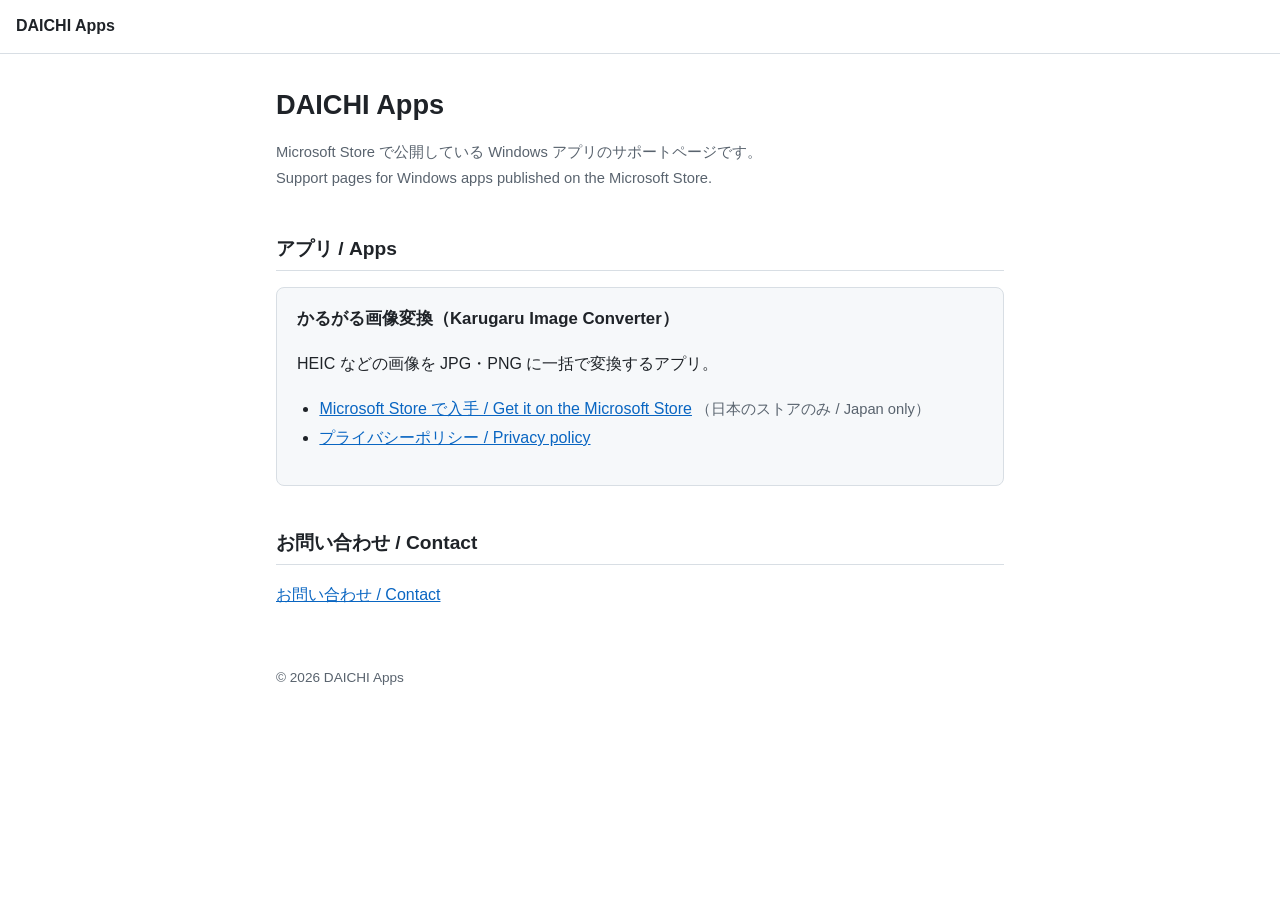
<file: index.html>
<!DOCTYPE html>
<html lang="ja">
<head>
  <meta charset="utf-8">
  <meta name="viewport" content="width=device-width, initial-scale=1">
  <title>DAICHI Apps</title>
  <link rel="stylesheet" href="assets/style.css">
</head>
<body>
  <header class="site"><a href="./">DAICHI Apps</a></header>
  <main>
    <h1>DAICHI Apps</h1>
    <p class="muted">Microsoft Store で公開している Windows アプリのサポートページです。<br>
      Support pages for Windows apps published on the Microsoft Store.</p>

    <h2>アプリ / Apps</h2>
    <div class="card">
      <h3>かるがる画像変換（Karugaru Image Converter）</h3>
      <p>HEIC などの画像を JPG・PNG に一括で変換するアプリ。</p>
      <ul>
        <li><a href="https://apps.microsoft.com/detail/9n636rh3wps3">Microsoft Store で入手 / Get it on the Microsoft Store</a>
          <span class="muted">（日本のストアのみ / Japan only）</span></li>
        <li><a href="privacy/image-converter/">プライバシーポリシー / Privacy policy</a></li>
      </ul>
    </div>

    <h2>お問い合わせ / Contact</h2>
    <p><a href="contact/">お問い合わせ / Contact</a></p>

    <footer>© 2026 DAICHI Apps</footer>
  </main>
</body>
</html>
</file>
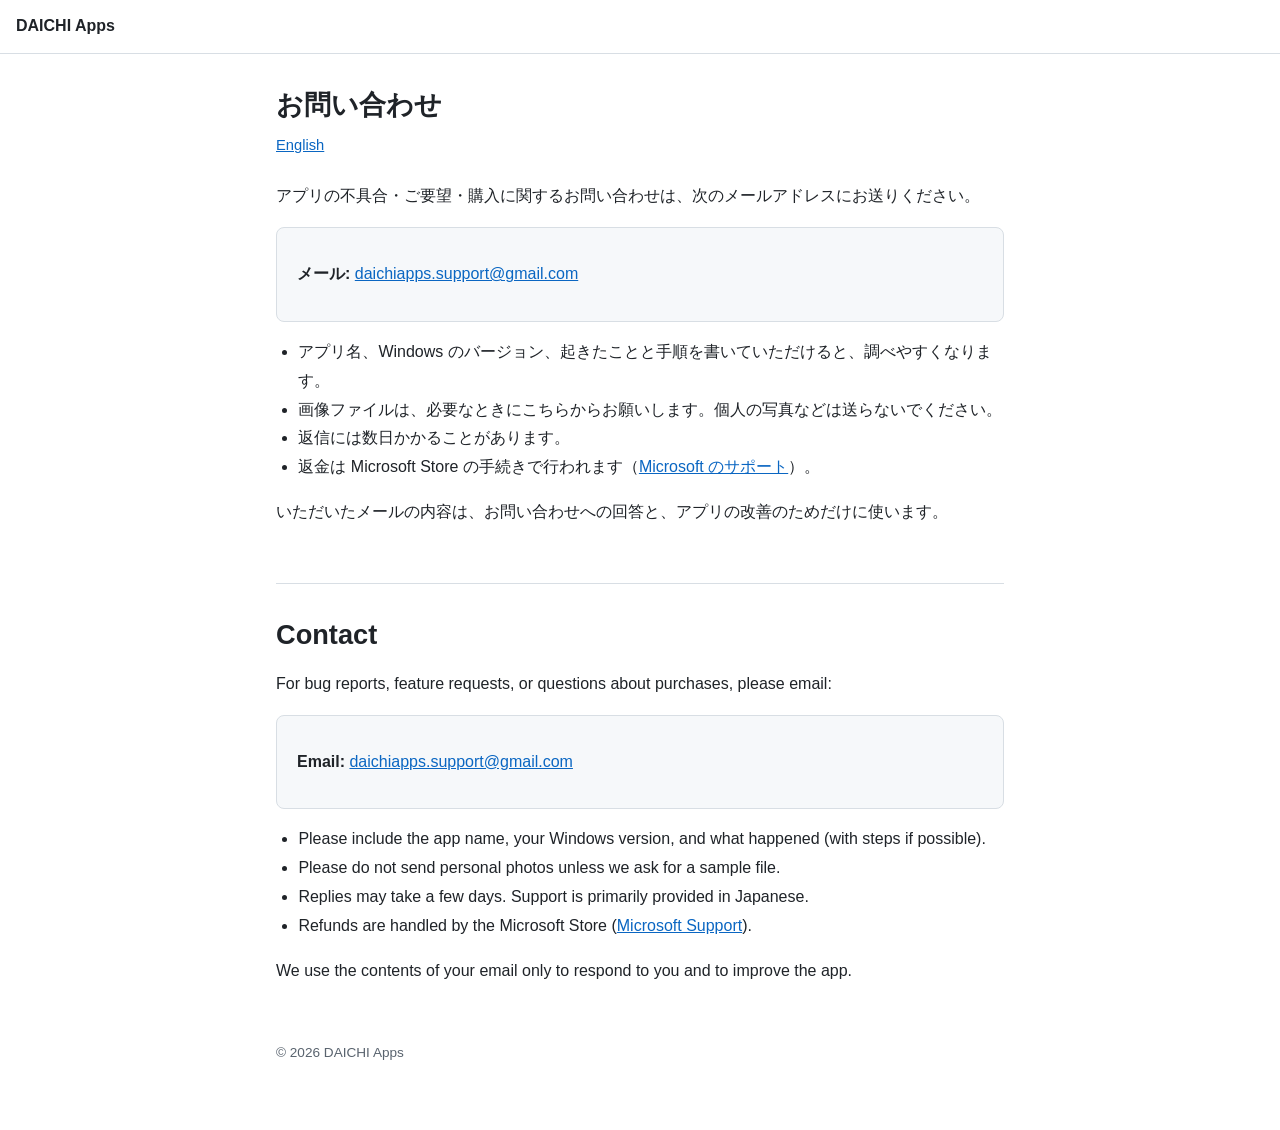
<file: contact/index.html>
<!DOCTYPE html>
<html lang="ja">
<head>
  <meta charset="utf-8">
  <meta name="viewport" content="width=device-width, initial-scale=1">
  <title>お問い合わせ - DAICHI Apps</title>
  <link rel="stylesheet" href="../assets/style.css">
</head>
<body>
  <header class="site"><a href="../">DAICHI Apps</a></header>
  <main>
    <h1>お問い合わせ</h1>
    <p class="lang-switch"><a href="#en">English</a></p>

    <p>アプリの不具合・ご要望・購入に関するお問い合わせは、次のメールアドレスにお送りください。</p>
    <div class="card">
      <p><strong>メール:</strong> <a href="mailto:daichiapps.support@gmail.com">daichiapps.support@gmail.com</a></p>
    </div>
    <ul>
      <li>アプリ名、Windows のバージョン、起きたことと手順を書いていただけると、調べやすくなります。</li>
      <li>画像ファイルは、必要なときにこちらからお願いします。個人の写真などは送らないでください。</li>
      <li>返信には数日かかることがあります。</li>
      <li>返金は Microsoft Store の手続きで行われます（<a href="https://support.microsoft.com/account-billing">Microsoft のサポート</a>）。</li>
    </ul>
    <p>いただいたメールの内容は、お問い合わせへの回答と、アプリの改善のためだけに使います。</p>

    <hr>

    <h1 id="en">Contact</h1>
    <p>For bug reports, feature requests, or questions about purchases, please email:</p>
    <div class="card">
      <p><strong>Email:</strong> <a href="mailto:daichiapps.support@gmail.com">daichiapps.support@gmail.com</a></p>
    </div>
    <ul>
      <li>Please include the app name, your Windows version, and what happened (with steps if possible).</li>
      <li>Please do not send personal photos unless we ask for a sample file.</li>
      <li>Replies may take a few days. Support is primarily provided in Japanese.</li>
      <li>Refunds are handled by the Microsoft Store (<a href="https://support.microsoft.com/account-billing">Microsoft Support</a>).</li>
    </ul>
    <p>We use the contents of your email only to respond to you and to improve the app.</p>

    <footer>© 2026 DAICHI Apps</footer>
  </main>
</body>
</html>
</file>
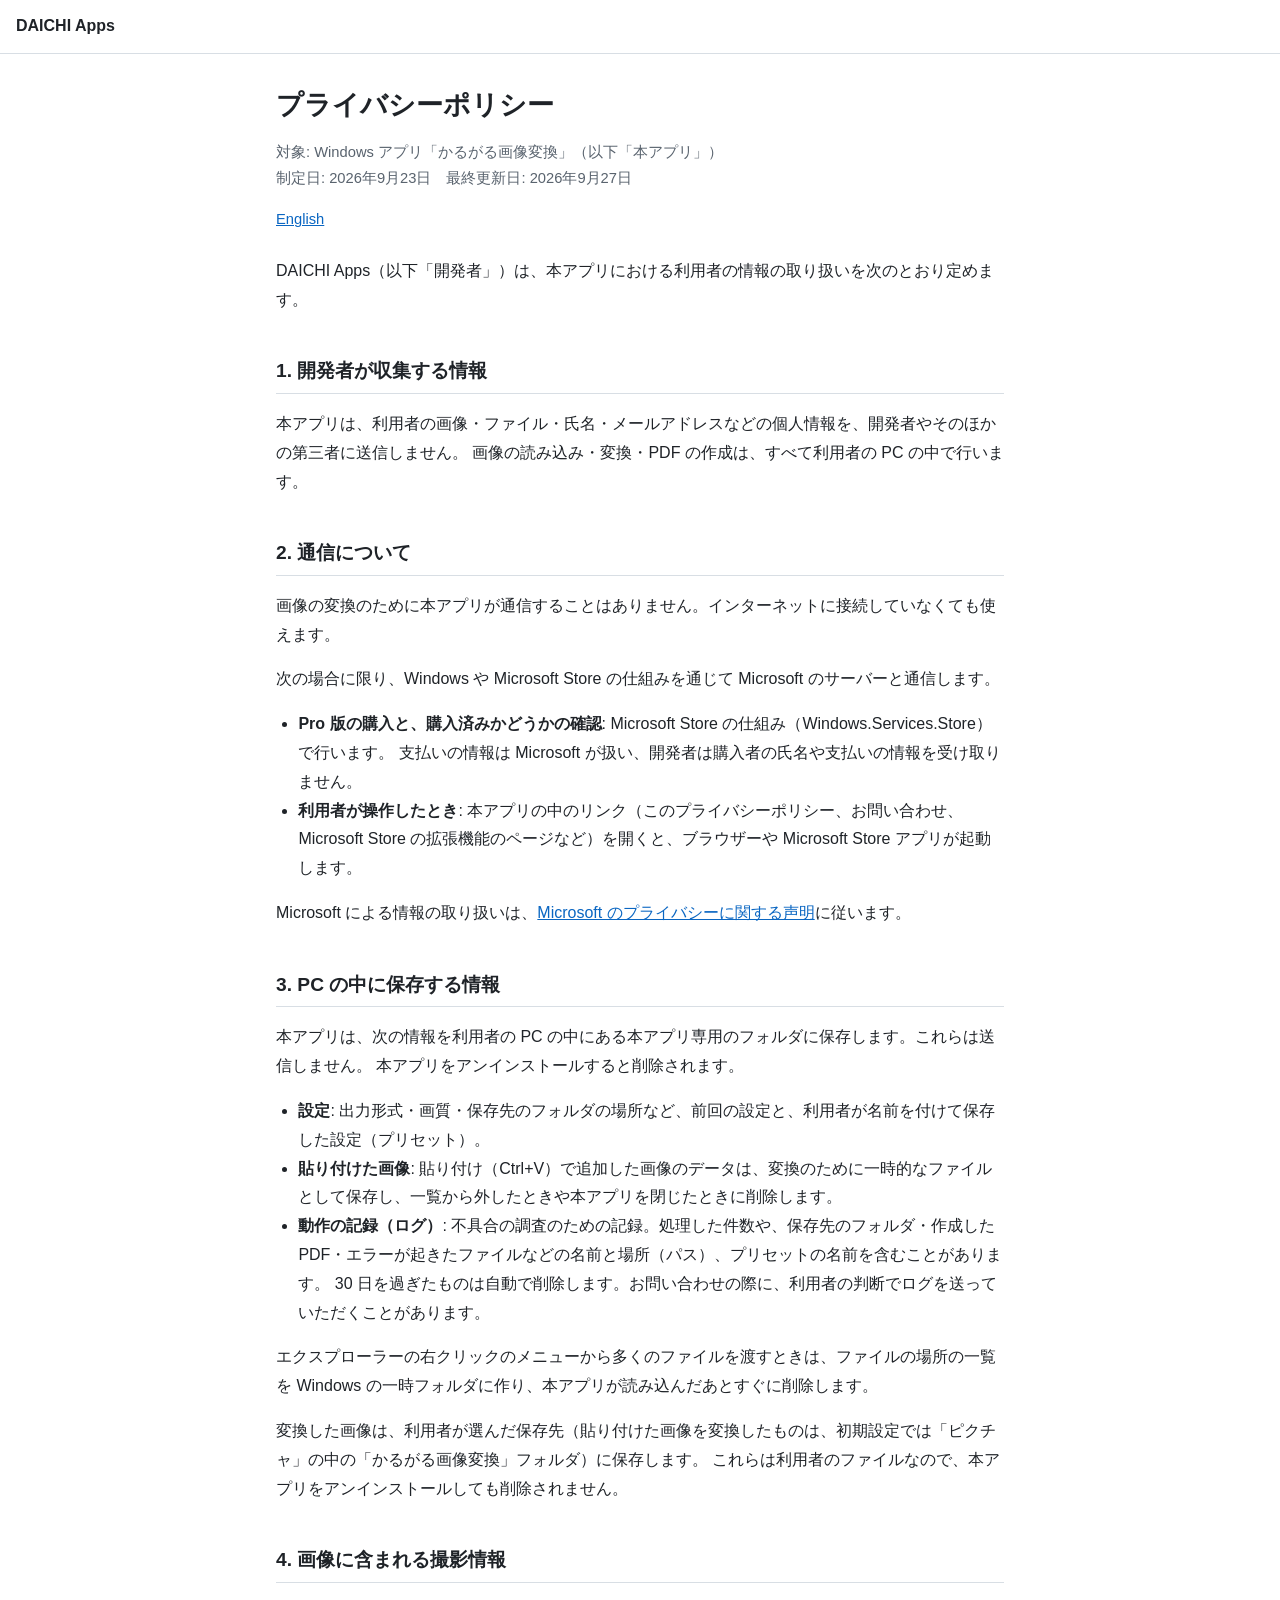
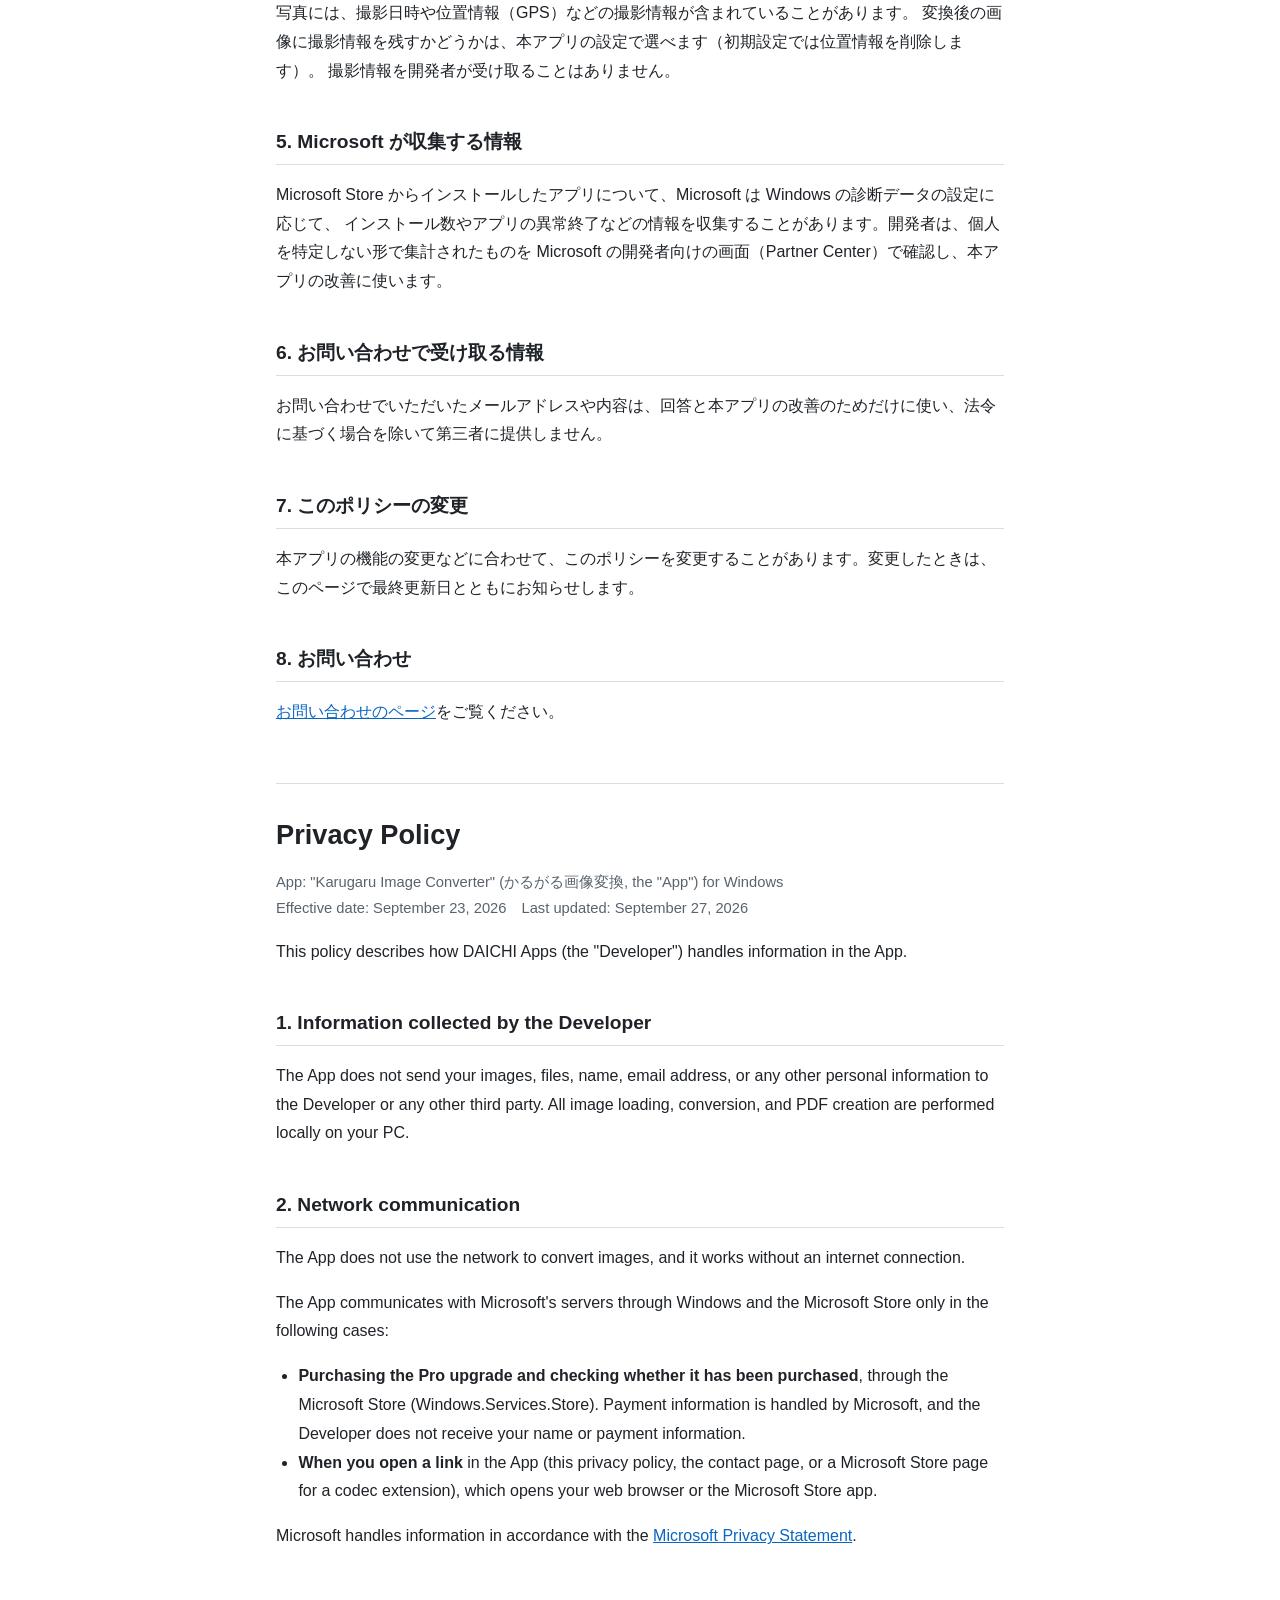
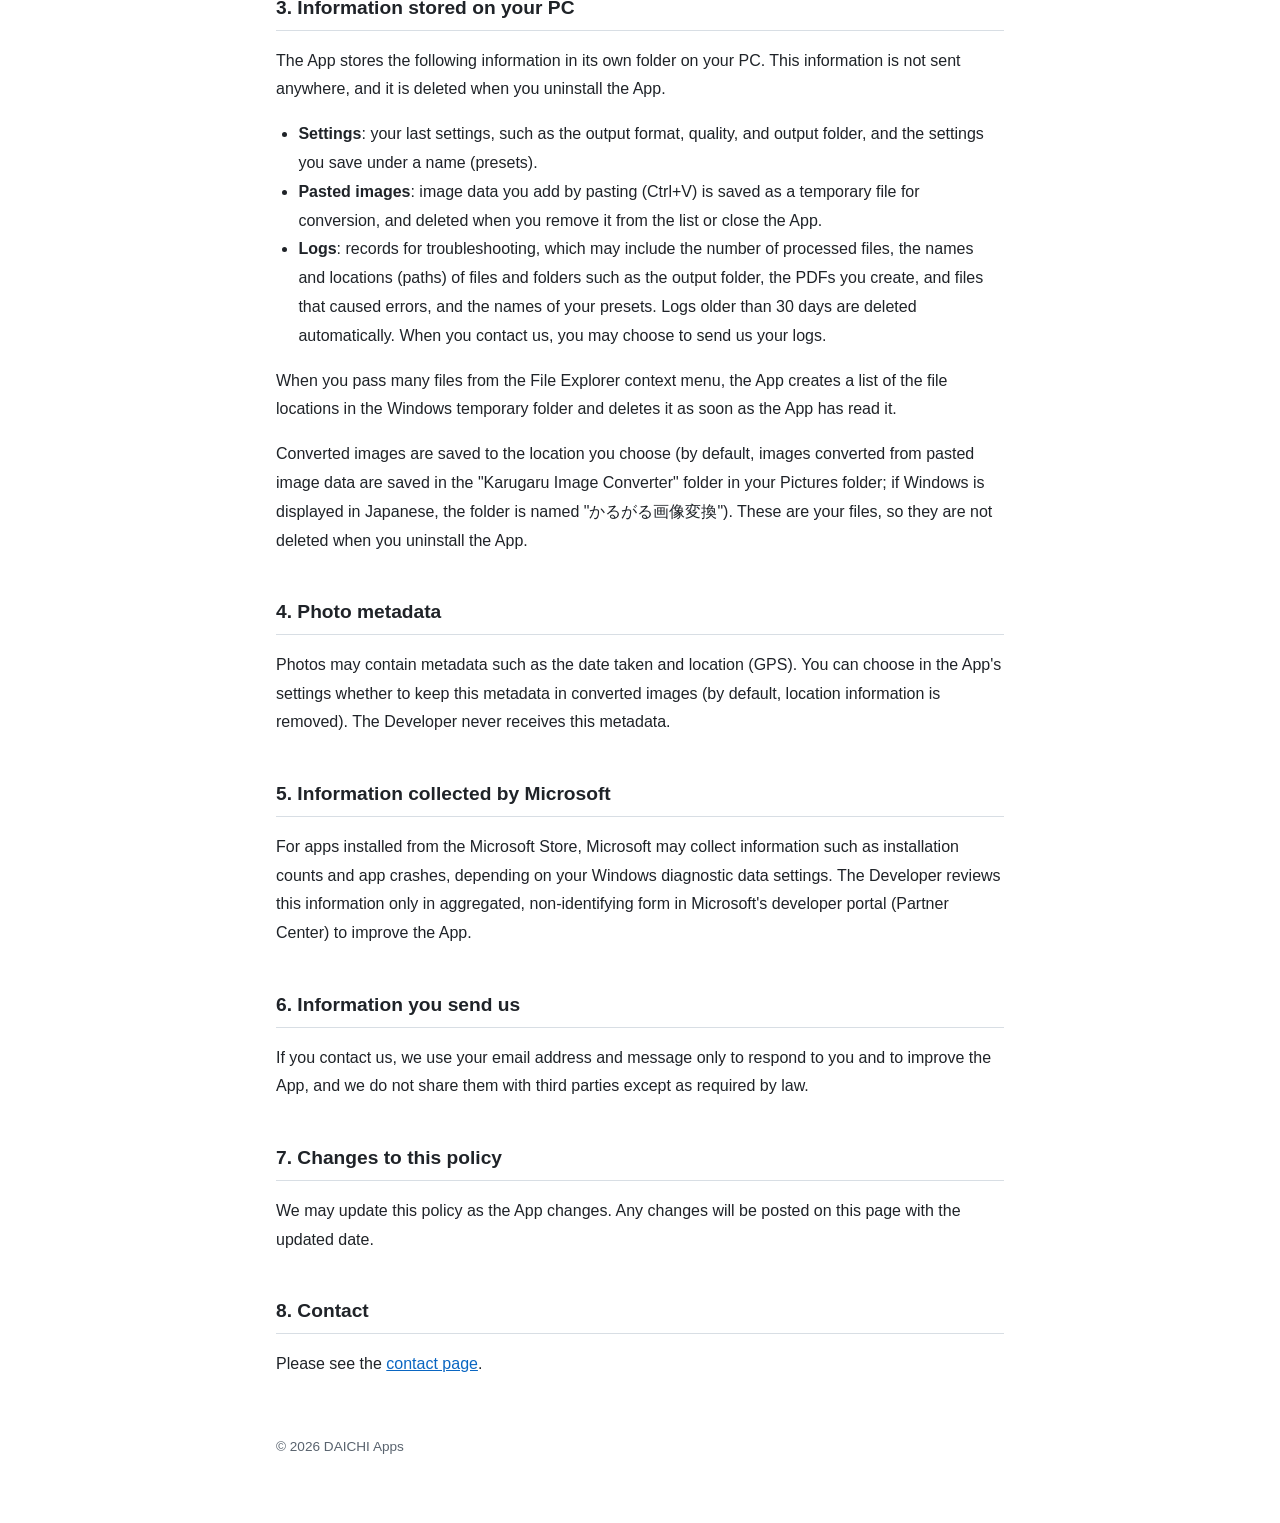
<file: privacy/image-converter/index.html>
<!DOCTYPE html>
<html lang="ja">
<head>
  <meta charset="utf-8">
  <meta name="viewport" content="width=device-width, initial-scale=1">
  <title>プライバシーポリシー（かるがる画像変換） - DAICHI Apps</title>
  <link rel="stylesheet" href="../../assets/style.css">
</head>
<body>
  <header class="site"><a href="../../">DAICHI Apps</a></header>
  <main>
    <h1>プライバシーポリシー</h1>
    <p class="muted">対象: Windows アプリ「かるがる画像変換」（以下「本アプリ」）<br>
      制定日: 2026年9月23日　最終更新日: 2026年9月27日</p>
    <p class="lang-switch"><a href="#en">English</a></p>

    <p>DAICHI Apps（以下「開発者」）は、本アプリにおける利用者の情報の取り扱いを次のとおり定めます。</p>

    <h2>1. 開発者が収集する情報</h2>
    <p>本アプリは、利用者の画像・ファイル・氏名・メールアドレスなどの個人情報を、開発者やそのほかの第三者に送信しません。
      画像の読み込み・変換・PDF の作成は、すべて利用者の PC の中で行います。</p>

    <h2>2. 通信について</h2>
    <p>画像の変換のために本アプリが通信することはありません。インターネットに接続していなくても使えます。</p>
    <p>次の場合に限り、Windows や Microsoft Store の仕組みを通じて Microsoft のサーバーと通信します。</p>
    <ul>
      <li><strong>Pro 版の購入と、購入済みかどうかの確認</strong>: Microsoft Store の仕組み（Windows.Services.Store）で行います。
        支払いの情報は Microsoft が扱い、開発者は購入者の氏名や支払いの情報を受け取りません。</li>
      <li><strong>利用者が操作したとき</strong>: 本アプリの中のリンク（このプライバシーポリシー、お問い合わせ、
        Microsoft Store の拡張機能のページなど）を開くと、ブラウザーや Microsoft Store アプリが起動します。</li>
    </ul>
    <p>Microsoft による情報の取り扱いは、<a href="https://privacy.microsoft.com/ja-jp/privacystatement">Microsoft のプライバシーに関する声明</a>に従います。</p>

    <h2>3. PC の中に保存する情報</h2>
    <p>本アプリは、次の情報を利用者の PC の中にある本アプリ専用のフォルダに保存します。これらは送信しません。
      本アプリをアンインストールすると削除されます。</p>
    <ul>
      <li><strong>設定</strong>: 出力形式・画質・保存先のフォルダの場所など、前回の設定と、利用者が名前を付けて保存した設定（プリセット）。</li>
      <li><strong>貼り付けた画像</strong>: 貼り付け（Ctrl+V）で追加した画像のデータは、変換のために一時的なファイルとして保存し、一覧から外したときや本アプリを閉じたときに削除します。</li>
      <li><strong>動作の記録（ログ）</strong>: 不具合の調査のための記録。処理した件数や、保存先のフォルダ・作成した PDF・エラーが起きたファイルなどの名前と場所（パス）、プリセットの名前を含むことがあります。
        30 日を過ぎたものは自動で削除します。お問い合わせの際に、利用者の判断でログを送っていただくことがあります。</li>
    </ul>
    <p>エクスプローラーの右クリックのメニューから多くのファイルを渡すときは、ファイルの場所の一覧を Windows の一時フォルダに作り、本アプリが読み込んだあとすぐに削除します。</p>
    <p>変換した画像は、利用者が選んだ保存先（貼り付けた画像を変換したものは、初期設定では「ピクチャ」の中の「かるがる画像変換」フォルダ）に保存します。
      これらは利用者のファイルなので、本アプリをアンインストールしても削除されません。</p>

    <h2>4. 画像に含まれる撮影情報</h2>
    <p>写真には、撮影日時や位置情報（GPS）などの撮影情報が含まれていることがあります。
      変換後の画像に撮影情報を残すかどうかは、本アプリの設定で選べます（初期設定では位置情報を削除します）。
      撮影情報を開発者が受け取ることはありません。</p>

    <h2>5. Microsoft が収集する情報</h2>
    <p>Microsoft Store からインストールしたアプリについて、Microsoft は Windows の診断データの設定に応じて、
      インストール数やアプリの異常終了などの情報を収集することがあります。開発者は、個人を特定しない形で集計されたものを
      Microsoft の開発者向けの画面（Partner Center）で確認し、本アプリの改善に使います。</p>

    <h2>6. お問い合わせで受け取る情報</h2>
    <p>お問い合わせでいただいたメールアドレスや内容は、回答と本アプリの改善のためだけに使い、法令に基づく場合を除いて第三者に提供しません。</p>

    <h2>7. このポリシーの変更</h2>
    <p>本アプリの機能の変更などに合わせて、このポリシーを変更することがあります。変更したときは、このページで最終更新日とともにお知らせします。</p>

    <h2>8. お問い合わせ</h2>
    <p><a href="../../contact/">お問い合わせのページ</a>をご覧ください。</p>

    <hr>

    <h1 id="en">Privacy Policy</h1>
    <p class="muted">App: "Karugaru Image Converter" (かるがる画像変換, the "App") for Windows<br>
      Effective date: September 23, 2026　Last updated: September 27, 2026</p>

    <p>This policy describes how DAICHI Apps (the "Developer") handles information in the App.</p>

    <h2>1. Information collected by the Developer</h2>
    <p>The App does not send your images, files, name, email address, or any other personal information to the Developer or any other third party.
      All image loading, conversion, and PDF creation are performed locally on your PC.</p>

    <h2>2. Network communication</h2>
    <p>The App does not use the network to convert images, and it works without an internet connection.</p>
    <p>The App communicates with Microsoft's servers through Windows and the Microsoft Store only in the following cases:</p>
    <ul>
      <li><strong>Purchasing the Pro upgrade and checking whether it has been purchased</strong>, through the Microsoft Store (Windows.Services.Store).
        Payment information is handled by Microsoft, and the Developer does not receive your name or payment information.</li>
      <li><strong>When you open a link</strong> in the App (this privacy policy, the contact page, or a Microsoft Store page for a codec extension),
        which opens your web browser or the Microsoft Store app.</li>
    </ul>
    <p>Microsoft handles information in accordance with the <a href="https://privacy.microsoft.com/en-us/privacystatement">Microsoft Privacy Statement</a>.</p>

    <h2>3. Information stored on your PC</h2>
    <p>The App stores the following information in its own folder on your PC. This information is not sent anywhere,
      and it is deleted when you uninstall the App.</p>
    <ul>
      <li><strong>Settings</strong>: your last settings, such as the output format, quality, and output folder, and the settings you save under a name (presets).</li>
      <li><strong>Pasted images</strong>: image data you add by pasting (Ctrl+V) is saved as a temporary file for conversion, and deleted when you remove it from the list or close the App.</li>
      <li><strong>Logs</strong>: records for troubleshooting, which may include the number of processed files, the names and locations (paths) of files and folders such as the output folder, the PDFs you create, and files that caused errors, and the names of your presets.
        Logs older than 30 days are deleted automatically. When you contact us, you may choose to send us your logs.</li>
    </ul>
    <p>When you pass many files from the File Explorer context menu, the App creates a list of the file locations in the Windows temporary folder and deletes it as soon as the App has read it.</p>
    <p>Converted images are saved to the location you choose (by default, images converted from pasted image data are saved in the "Karugaru Image Converter" folder in your Pictures folder; if Windows is displayed in Japanese, the folder is named "かるがる画像変換").
      These are your files, so they are not deleted when you uninstall the App.</p>

    <h2>4. Photo metadata</h2>
    <p>Photos may contain metadata such as the date taken and location (GPS). You can choose in the App's settings whether to keep this metadata
      in converted images (by default, location information is removed). The Developer never receives this metadata.</p>

    <h2>5. Information collected by Microsoft</h2>
    <p>For apps installed from the Microsoft Store, Microsoft may collect information such as installation counts and app crashes,
      depending on your Windows diagnostic data settings. The Developer reviews this information only in aggregated, non-identifying form
      in Microsoft's developer portal (Partner Center) to improve the App.</p>

    <h2>6. Information you send us</h2>
    <p>If you contact us, we use your email address and message only to respond to you and to improve the App,
      and we do not share them with third parties except as required by law.</p>

    <h2>7. Changes to this policy</h2>
    <p>We may update this policy as the App changes. Any changes will be posted on this page with the updated date.</p>

    <h2>8. Contact</h2>
    <p>Please see the <a href="../../contact/#en">contact page</a>.</p>

    <footer>© 2026 DAICHI Apps</footer>
  </main>
</body>
</html>
</file>
<file: assets/style.css>
/* 公開用サイト（プライバシーポリシー・問い合わせ）の共通スタイル */
:root {
  --bg: #ffffff;
  --fg: #1f2328;
  --muted: #59636e;
  --line: #d8dee4;
  --accent: #0a66c2;
  --card: #f6f8fa;
}

@media (prefers-color-scheme: dark) {
  :root {
    --bg: #0d1117;
    --fg: #e6edf3;
    --muted: #9198a1;
    --line: #30363d;
    --accent: #58a6ff;
    --card: #161b22;
  }
}

* { box-sizing: border-box; }

body {
  margin: 0;
  background: var(--bg);
  color: var(--fg);
  font-family: "Segoe UI", "Yu Gothic UI", "Hiragino Sans", "Meiryo", sans-serif;
  line-height: 1.8;
}

main {
  max-width: 760px;
  margin: 0 auto;
  padding: 32px 16px 64px;
}

header.site {
  border-bottom: 1px solid var(--line);
  padding: 12px 16px;
}

header.site a {
  color: var(--fg);
  font-weight: 600;
  text-decoration: none;
}

h1 { font-size: 1.7rem; line-height: 1.4; margin: 0 0 8px; }
h2 { font-size: 1.2rem; margin: 40px 0 8px; padding-bottom: 4px; border-bottom: 1px solid var(--line); }
h3 { font-size: 1.05rem; margin: 24px 0 4px; }

a { color: var(--accent); }

.muted { color: var(--muted); font-size: 0.92rem; }

.lang-switch { margin: 8px 0 24px; font-size: 0.92rem; }

.card {
  background: var(--card);
  border: 1px solid var(--line);
  border-radius: 8px;
  padding: 16px 20px;
  margin: 16px 0;
}

.card h3 { margin-top: 0; }

ul { padding-left: 1.4em; }

hr { border: none; border-top: 1px solid var(--line); margin: 56px 0 32px; }

footer { color: var(--muted); font-size: 0.85rem; margin-top: 56px; }
</file>
